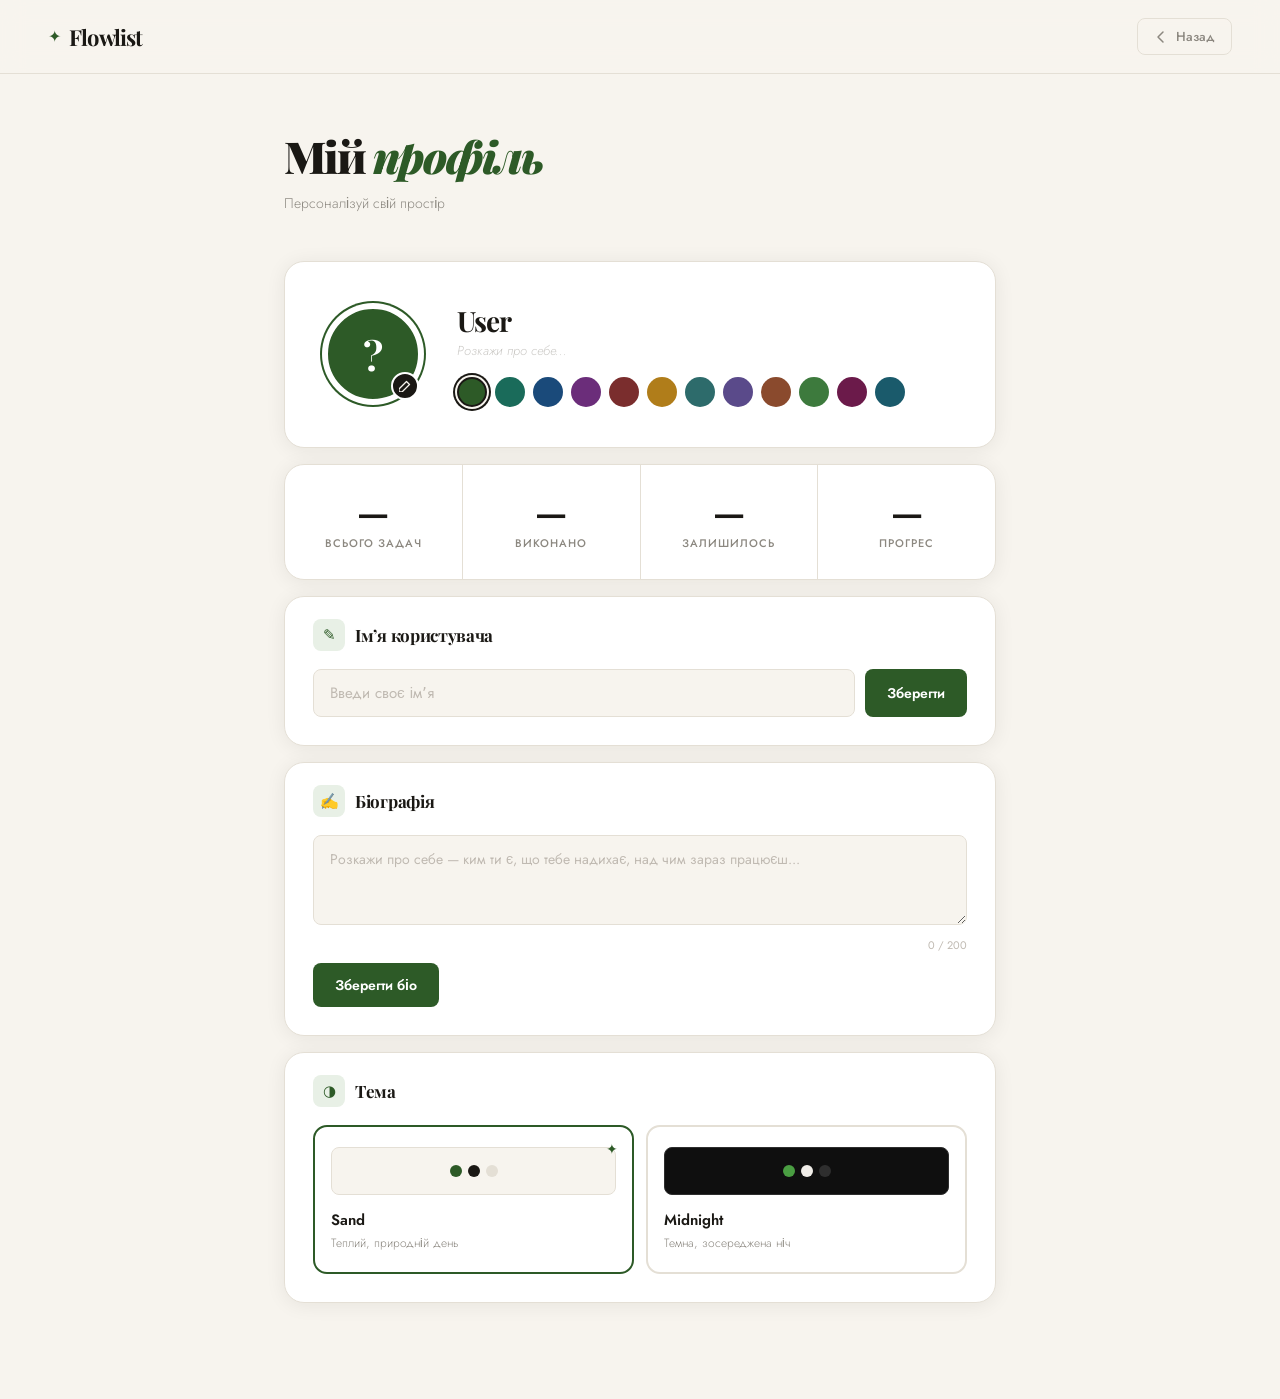
<file: task-manager/frontend/profile.html>
<!DOCTYPE html>
<html lang="uk" data-theme="sand">
<head>
  <meta charset="UTF-8"/>
  <meta name="viewport" content="width=device-width, initial-scale=1.0"/>
  <title>Flowlist — Профіль</title>
  <link rel="preconnect" href="https://fonts.googleapis.com"/>
  <link rel="preconnect" href="https://fonts.gstatic.com" crossorigin/>
  <link href="https://fonts.googleapis.com/css2?family=Playfair+Display:ital,wght@0,700;0,900;1,700&family=Jost:wght@300;400;500;600&display=swap" rel="stylesheet"/>
  <style>
    *, *::before, *::after { box-sizing: border-box; margin: 0; padding: 0; }

    :root, [data-theme="sand"] {
      --bg:         #f7f4ee;
      --bg2:        #f0ece3;
      --surface:    #ffffff;
      --surface2:   #faf8f4;
      --border:     #e4dfd5;
      --ink:        #1a1814;
      --ink-muted:  #8c8880;
      --ink-faint:  #c0bab2;
      --accent:     #2d5a27;
      --accent-lt:  #e8f0e6;
      --accent-dim: rgba(45,90,39,0.12);
      --danger:     #c0392b;
      --shadow:     0 2px 20px rgba(26,24,20,0.07);
      --shadow-lg:  0 8px 40px rgba(26,24,20,0.12);
      --radius-sm:  8px;
      --radius:     14px;
      --radius-lg:  20px;
    }

    [data-theme="midnight"] {
      --bg:         #0f0f0f;
      --bg2:        #161616;
      --surface:    #1c1c1c;
      --surface2:   #232323;
      --border:     #2e2e2e;
      --ink:        #f0ede8;
      --ink-muted:  #7a7570;
      --ink-faint:  #3a3a3a;
      --accent:     #4a9e42;
      --accent-lt:  #1a2e18;
      --accent-dim: rgba(74,158,66,0.15);
      --danger:     #e05450;
      --shadow:     0 2px 20px rgba(0,0,0,0.35);
      --shadow-lg:  0 8px 40px rgba(0,0,0,0.5);
      --radius-sm:  8px;
      --radius:     14px;
      --radius-lg:  20px;
    }

    html { font-size: 16px; }
    body {
      font-family: 'Jost', sans-serif;
      background: var(--bg);
      color: var(--ink);
      min-height: 100vh;
      -webkit-font-smoothing: antialiased;
      transition: background 0.4s, color 0.4s;
    }

    /* ── Header ── */
    .app-header {
      position: sticky; top: 0; z-index: 5;
      display: flex; align-items: center; justify-content: space-between;
      padding: 18px 48px;
      background: color-mix(in srgb, var(--bg) 88%, transparent);
      backdrop-filter: blur(12px);
      border-bottom: 1px solid var(--border);
    }
    .header-brand { display: flex; align-items: center; gap: 8px; text-decoration: none; color: inherit; }
    .header-icon  { color: var(--accent); font-size: 16px; }
    .header-name  { font-family: 'Playfair Display', serif; font-size: 22px; font-weight: 700; letter-spacing: -0.8px; }
    .btn-back {
      display: flex; align-items: center; gap: 8px;
      background: transparent; border: 1px solid var(--border);
      border-radius: var(--radius-sm); padding: 8px 16px;
      color: var(--ink-muted); font-family: 'Jost', sans-serif;
      font-size: 13px; font-weight: 500; cursor: pointer;
      text-decoration: none; transition: all 0.2s;
    }
    .btn-back:hover { border-color: var(--accent); color: var(--accent); }

    /* ── Layout ── */
    .page { max-width: 760px; margin: 0 auto; padding: 52px 24px 80px; }
    .page-title { font-family: 'Playfair Display', serif; font-size: clamp(32px,5vw,44px); font-weight: 900; letter-spacing: -2px; margin-bottom: 8px; }
    .page-title em { font-style: italic; color: var(--accent); }
    .page-sub { font-size: 14px; font-weight: 300; color: var(--ink-muted); margin-bottom: 48px; }

    /* ── Avatar card ── */
    .avatar-card {
      background: var(--surface); border: 1.5px solid var(--border);
      border-radius: var(--radius-lg); padding: 40px; margin-bottom: 16px;
      display: flex; align-items: center; gap: 36px;
      box-shadow: var(--shadow); animation: fadeUp 0.4s cubic-bezier(0.16,1,0.3,1);
    }
    .avatar-wrap { position: relative; flex-shrink: 0; }
    .avatar-big {
      width: 96px; height: 96px; border-radius: 50%;
      display: flex; align-items: center; justify-content: center;
      font-family: 'Playfair Display', serif; font-size: 40px; font-weight: 700; color: #fff;
      background: var(--accent); overflow: hidden;
      border: 3px solid var(--surface);
      box-shadow: 0 0 0 2px var(--accent), var(--shadow);
      transition: box-shadow 0.3s, background 0.3s;
    }
    .avatar-big img { width: 100%; height: 100%; object-fit: cover; border-radius: 50%; }
    .avatar-upload-btn {
      position: absolute; bottom: 2px; right: 2px;
      width: 28px; height: 28px; border-radius: 50%;
      background: var(--ink); color: var(--bg);
      border: 2px solid var(--surface); cursor: pointer;
      display: flex; align-items: center; justify-content: center;
      transition: background 0.2s;
    }
    .avatar-upload-btn:hover { background: var(--accent); }
    .avatar-info { flex: 1; }
    .avatar-username { font-family: 'Playfair Display', serif; font-size: 28px; font-weight: 700; letter-spacing: -1px; margin-bottom: 2px; }
    .avatar-bio-display {
      font-size: 13px; font-weight: 300; color: var(--ink-muted);
      margin-bottom: 16px; min-height: 18px; font-style: italic;
      line-height: 1.5;
    }
    .avatar-colors { display: flex; gap: 8px; flex-wrap: wrap; }
    .color-swatch {
      width: 30px; height: 30px; border-radius: 50%; cursor: pointer;
      border: 2.5px solid transparent;
      transition: transform 0.15s, border-color 0.15s, box-shadow 0.15s;
    }
    .color-swatch:hover { transform: scale(1.18); }
    .color-swatch.active { border-color: var(--ink); box-shadow: 0 0 0 2px var(--bg), 0 0 0 4px var(--ink); }

    /* ── Stats strip ── */
    .stats-strip {
      background: var(--surface); border: 1.5px solid var(--border);
      border-radius: var(--radius-lg); margin-bottom: 16px;
      display: flex; box-shadow: var(--shadow); overflow: hidden;
      animation: fadeUp 0.4s 0.05s cubic-bezier(0.16,1,0.3,1) both;
    }
    .stat-block {
      flex: 1; padding: 28px 20px; text-align: center;
      border-right: 1px solid var(--border); position: relative;
    }
    .stat-block:last-child { border-right: none; }
    .stat-block::before {
      content: ''; position: absolute; top: 0; left: 0; right: 0; height: 3px;
      background: var(--accent); transform: scaleX(0);
      transition: transform 0.6s cubic-bezier(0.16,1,0.3,1); transform-origin: left;
    }
    .stat-block.filled::before { transform: scaleX(1); }
    .stat-num { font-family: 'Playfair Display', serif; font-size: 36px; font-weight: 700; line-height: 1; color: var(--ink); margin-bottom: 6px; }
    .stat-label { font-size: 11px; text-transform: uppercase; letter-spacing: 1px; color: var(--ink-muted); font-weight: 500; }

    /* ── Section cards ── */
    .section-card {
      background: var(--surface); border: 1.5px solid var(--border);
      border-radius: var(--radius-lg); margin-bottom: 16px;
      overflow: hidden; box-shadow: var(--shadow);
      animation: fadeUp 0.4s 0.1s cubic-bezier(0.16,1,0.3,1) both;
    }
    .section-card:nth-child(5) { animation-delay: 0.12s; }
    .section-card:nth-child(6) { animation-delay: 0.16s; }
    .section-card:nth-child(7) { animation-delay: 0.20s; }

    .section-head { padding: 22px 28px 0; display: flex; align-items: center; gap: 10px; }
    .section-icon {
      width: 32px; height: 32px; border-radius: 8px;
      background: var(--accent-lt); color: var(--accent);
      display: flex; align-items: center; justify-content: center; font-size: 15px; flex-shrink: 0;
    }
    .section-title { font-family: 'Playfair Display', serif; font-size: 17px; font-weight: 700; letter-spacing: -0.3px; }
    .section-body { padding: 18px 28px 28px; }

    /* Inputs */
    .fl-input, .fl-textarea {
      width: 100%; background: var(--bg); border: 1.5px solid var(--border);
      border-radius: var(--radius-sm); padding: 12px 16px; color: var(--ink);
      font-family: 'Jost', sans-serif; font-size: 15px; font-weight: 400;
      outline: none; transition: border-color 0.2s, box-shadow 0.2s, background 0.2s;
    }
    .fl-input:focus, .fl-textarea:focus {
      border-color: var(--accent); box-shadow: 0 0 0 3px var(--accent-dim); background: var(--surface);
    }
    .fl-input::placeholder, .fl-textarea::placeholder { color: var(--ink-faint); }
    .fl-textarea { resize: vertical; min-height: 90px; line-height: 1.6; font-size: 14px; }

    .field-row { display: flex; gap: 10px; }
    .char-count { font-size: 11px; color: var(--ink-faint); text-align: right; margin-top: 6px; }

    .btn-save {
      padding: 12px 22px; background: var(--accent); color: #fff;
      border: none; border-radius: var(--radius-sm);
      font-family: 'Jost', sans-serif; font-size: 14px; font-weight: 600;
      cursor: pointer; white-space: nowrap; transition: all 0.2s;
    }
    .btn-save:hover { background: color-mix(in srgb, var(--accent) 80%, black); transform: translateY(-1px); }

    /* Theme picker */
    .theme-grid { display: grid; grid-template-columns: 1fr 1fr; gap: 12px; }
    .theme-option {
      border: 2px solid var(--border); border-radius: var(--radius);
      padding: 20px 16px; cursor: pointer; background: transparent;
      font-family: 'Jost', sans-serif; text-align: left;
      transition: all 0.25s; position: relative; overflow: hidden;
    }
    .theme-option:hover { border-color: var(--accent); transform: translateY(-2px); box-shadow: var(--shadow-lg); }
    .theme-option.active { border-color: var(--accent); }
    .theme-option.active::after { content: '✦'; position: absolute; top: 12px; right: 14px; color: var(--accent); font-size: 14px; }
    .theme-swatch { width: 100%; height: 48px; border-radius: 8px; margin-bottom: 14px; display: flex; align-items: center; justify-content: center; gap: 6px; }
    .theme-swatch-sand     { background: #f7f4ee; border: 1px solid #e4dfd5; }
    .theme-swatch-midnight { background: #0f0f0f; border: 1px solid #2e2e2e; }
    .theme-dot { width: 12px; height: 12px; border-radius: 50%; display: inline-block; }
    .theme-name { font-size: 15px; font-weight: 600; color: var(--ink); margin-bottom: 3px; }
    .theme-desc { font-size: 12px; font-weight: 300; color: var(--ink-muted); }

    /* Toast */
    .toast {
      position: fixed; bottom: 28px; left: 50%;
      transform: translateX(-50%) translateY(16px);
      background: var(--ink); color: var(--bg);
      border-radius: 30px; padding: 12px 24px;
      font-size: 13px; font-weight: 500; white-space: nowrap;
      opacity: 0; pointer-events: none;
      transition: all 0.3s cubic-bezier(0.16,1,0.3,1); z-index: 100;
    }
    .toast.show { opacity: 1; transform: translateX(-50%) translateY(0); }
    .toast.ok   { background: var(--accent); }

    @keyframes fadeUp {
      from { opacity: 0; transform: translateY(16px); }
      to   { opacity: 1; transform: translateY(0); }
    }

    @media (max-width: 640px) {
      .app-header { padding: 14px 20px; }
      .page { padding: 32px 16px 60px; }
      .avatar-card { flex-direction: column; align-items: flex-start; gap: 20px; padding: 28px; }
      .theme-grid { grid-template-columns: 1fr; }
    }
  </style>
</head>
<body>

  <header class="app-header">
    <a href="index.html" class="header-brand">
      <span class="header-icon">✦</span>
      <span class="header-name">Flowlist</span>
    </a>
    <a href="index.html" class="btn-back">
      <svg width="14" height="14" viewBox="0 0 14 14" fill="none">
        <path d="M9 2L4 7l5 5" stroke="currentColor" stroke-width="1.5" stroke-linecap="round" stroke-linejoin="round"/>
      </svg>
      Назад
    </a>
  </header>

  <main class="page">
    <h1 class="page-title">Мій <em>профіль</em></h1>
    <p class="page-sub">Персоналізуй свій простір</p>

    <!-- Avatar card -->
    <div class="avatar-card">
      <div class="avatar-wrap">
        <div class="avatar-big" id="avatar-big">N</div>
        <button class="avatar-upload-btn" onclick="document.getElementById('avatar-file').click()" title="Змінити фото">
          <svg width="12" height="12" viewBox="0 0 12 12" fill="none">
            <path d="M7.5 1.5l3 3L3 12H0V9L7.5 1.5z" stroke="currentColor" stroke-width="1.3" stroke-linejoin="round" fill="none"/>
          </svg>
        </button>
        <input type="file" id="avatar-file" accept="image/*" style="display:none" onchange="handlePhoto(event)"/>
      </div>
      <div class="avatar-info">
        <div class="avatar-username" id="avatar-username">User</div>
        <div class="avatar-bio-display" id="bio-display">Розкажи про себе...</div>
        <div class="avatar-colors" id="color-swatches"></div>
      </div>
    </div>

    <!-- Stats -->
    <div class="stats-strip">
      <div class="stat-block" id="sb-total">
        <div class="stat-num" id="stat-total">—</div>
        <div class="stat-label">Всього задач</div>
      </div>
      <div class="stat-block" id="sb-done">
        <div class="stat-num" id="stat-done">—</div>
        <div class="stat-label">Виконано</div>
      </div>
      <div class="stat-block" id="sb-left">
        <div class="stat-num" id="stat-left">—</div>
        <div class="stat-label">Залишилось</div>
      </div>
      <div class="stat-block" id="sb-pct">
        <div class="stat-num" id="stat-pct">—</div>
        <div class="stat-label">Прогрес</div>
      </div>
    </div>

    <!-- Name -->
    <div class="section-card">
      <div class="section-head">
        <div class="section-icon">✎</div>
        <div class="section-title">Імʼя користувача</div>
      </div>
      <div class="section-body">
        <div class="field-row">
          <input type="text" id="name-input" class="fl-input" placeholder="Введи своє імʼя" maxlength="30"/>
          <button class="btn-save" onclick="saveName()">Зберегти</button>
        </div>
      </div>
    </div>

    <!-- Bio -->
    <div class="section-card">
      <div class="section-head">
        <div class="section-icon">✍</div>
        <div class="section-title">Біографія</div>
      </div>
      <div class="section-body">
        <textarea
          id="bio-input"
          class="fl-textarea"
          placeholder="Розкажи про себе — ким ти є, що тебе надихає, над чим зараз працюєш..."
          maxlength="200"
          oninput="updateCharCount()"
        ></textarea>
        <div class="char-count"><span id="char-count">0</span> / 200</div>
        <div style="margin-top:10px;">
          <button class="btn-save" onclick="saveBio()">Зберегти біо</button>
        </div>
      </div>
    </div>

    <!-- Theme -->
    <div class="section-card">
      <div class="section-head">
        <div class="section-icon">◑</div>
        <div class="section-title">Тема</div>
      </div>
      <div class="section-body">
        <div class="theme-grid">
          <button class="theme-option" id="theme-sand" onclick="setTheme('sand')">
            <div class="theme-swatch theme-swatch-sand">
              <span class="theme-dot" style="background:#2d5a27"></span>
              <span class="theme-dot" style="background:#1a1814"></span>
              <span class="theme-dot" style="background:#e4dfd5"></span>
            </div>
            <div class="theme-name">Sand</div>
            <div class="theme-desc">Теплий, природній день</div>
          </button>
          <button class="theme-option" id="theme-midnight" onclick="setTheme('midnight')">
            <div class="theme-swatch theme-swatch-midnight">
              <span class="theme-dot" style="background:#4a9e42"></span>
              <span class="theme-dot" style="background:#f0ede8"></span>
              <span class="theme-dot" style="background:#2e2e2e"></span>
            </div>
            <div class="theme-name">Midnight</div>
            <div class="theme-desc">Темна, зосереджена ніч</div>
          </button>
        </div>
      </div>
    </div>

  </main>

  <div class="toast" id="toast"></div>

  <script>
    const COLORS = [
      '#2d5a27','#1a6b5a','#1a4a7a','#6b2d7a',
      '#7a2d2d','#b07d1a','#2d6b6b','#5a4a8a',
      '#8a4a2d','#3d7a3d','#6b1a4a','#1a5a6b',
    ];

    let profile = { name: '', color: '#2d5a27', theme: 'sand', photoData: null, bio: '' };

    function loadProfile() {
      const u = localStorage.getItem('fl_user');
      if (u) profile.name = u;
      const saved = localStorage.getItem('fl_profile');
      if (saved) { try { Object.assign(profile, JSON.parse(saved)); } catch {} }
      applyTheme(profile.theme);
      renderColorSwatches();
      syncUI();
      loadStats();
    }

    function saveProfileData() {
      localStorage.setItem('fl_profile', JSON.stringify(profile));
      localStorage.setItem('fl_user', profile.name);
    }

    function syncUI() {
      document.getElementById('name-input').value       = profile.name;
      document.getElementById('avatar-username').textContent = profile.name || 'User';
      document.getElementById('bio-input').value        = profile.bio || '';
      document.getElementById('bio-display').textContent =
        profile.bio || 'Розкажи про себе...';
      document.getElementById('bio-display').style.opacity = profile.bio ? '1' : '0.45';
      updateCharCount();

      // Avatar
      const av = document.getElementById('avatar-big');
      if (profile.photoData) {
        av.innerHTML = `<img src="${profile.photoData}"/>`;
        av.style.background = 'transparent';
        av.style.boxShadow  = 'none';
      } else {
        av.innerHTML        = (profile.name[0] || '?').toUpperCase();
        av.style.background = profile.color;
        av.style.boxShadow  = `0 0 0 3px var(--surface), 0 0 0 5px ${profile.color}`;
      }

      // Theme buttons
      document.getElementById('theme-sand').classList.toggle('active', profile.theme === 'sand');
      document.getElementById('theme-midnight').classList.toggle('active', profile.theme === 'midnight');

      // Color swatches active
      document.querySelectorAll('.color-swatch').forEach(s =>
        s.classList.toggle('active', s.dataset.color === profile.color)
      );
    }

    function loadStats() {
      const token = localStorage.getItem('fl_token');
      if (!token) return;
      fetch('http://localhost:8000/tasks/', { headers: { Authorization: `Bearer ${token}` } })
        .then(r => r.ok ? r.json() : null)
        .then(tasks => {
          if (!tasks) return;
          const total = tasks.length;
          const done  = tasks.filter(t => t.completed).length;
          const left  = total - done;
          const pct   = total ? Math.round((done / total) * 100) : 0;
          document.getElementById('stat-total').textContent = total;
          document.getElementById('stat-done').textContent  = done;
          document.getElementById('stat-left').textContent  = left;
          document.getElementById('stat-pct').textContent   = pct + '%';
          setTimeout(() => {
            if (total > 0) document.getElementById('sb-total').classList.add('filled');
            if (done > 0)  document.getElementById('sb-done').classList.add('filled');
            if (pct > 0)   document.getElementById('sb-pct').classList.add('filled');
          }, 300);
        }).catch(() => {});
    }

    function saveName() {
      const val = document.getElementById('name-input').value.trim();
      if (!val) return;
      profile.name = val;
      saveProfileData();
      syncUI();
      showToast('Імʼя збережено ✦', 'ok');
    }

    function saveBio() {
      profile.bio = document.getElementById('bio-input').value.trim();
      saveProfileData();
      syncUI();
      showToast('Біографію збережено ✍', 'ok');
    }

    function updateCharCount() {
      const len = document.getElementById('bio-input').value.length;
      document.getElementById('char-count').textContent = len;
    }

    function renderColorSwatches() {
      document.getElementById('color-swatches').innerHTML = COLORS.map(c => `
        <div class="color-swatch ${c === profile.color ? 'active' : ''}"
             style="background:${c}" data-color="${c}"
             onclick="pickColor('${c}')"></div>
      `).join('');
    }

    function pickColor(color) {
      profile.color     = color;
      profile.photoData = null;
      saveProfileData();
      syncUI();
    }

    function handlePhoto(e) {
      const file = e.target.files[0];
      if (!file) return;
      const reader = new FileReader();
      reader.onload = ev => {
        profile.photoData = ev.target.result;
        saveProfileData();
        syncUI();
        showToast('Фото оновлено 📷', 'ok');
      };
      reader.readAsDataURL(file);
    }

    function setTheme(theme) {
      profile.theme = theme;
      saveProfileData();
      applyTheme(theme);
      syncUI();
      showToast(theme === 'midnight' ? 'Midnight увімкнено 🌙' : 'Sand увімкнено ☀️', 'ok');
    }

    function applyTheme(theme) {
      document.documentElement.setAttribute('data-theme', theme);
    }

    let _tt;
    function showToast(msg, type = '') {
      const el = document.getElementById('toast');
      el.textContent = msg;
      el.className   = `toast show${type ? ' ' + type : ''}`;
      clearTimeout(_tt);
      _tt = setTimeout(() => el.classList.remove('show'), 2600);
    }

    document.addEventListener('DOMContentLoaded', () => {
      loadProfile();
      document.getElementById('name-input').addEventListener('keydown', e => {
        if (e.key === 'Enter') saveName();
      });
    });
  </script>
</body>
</html>
</file>
